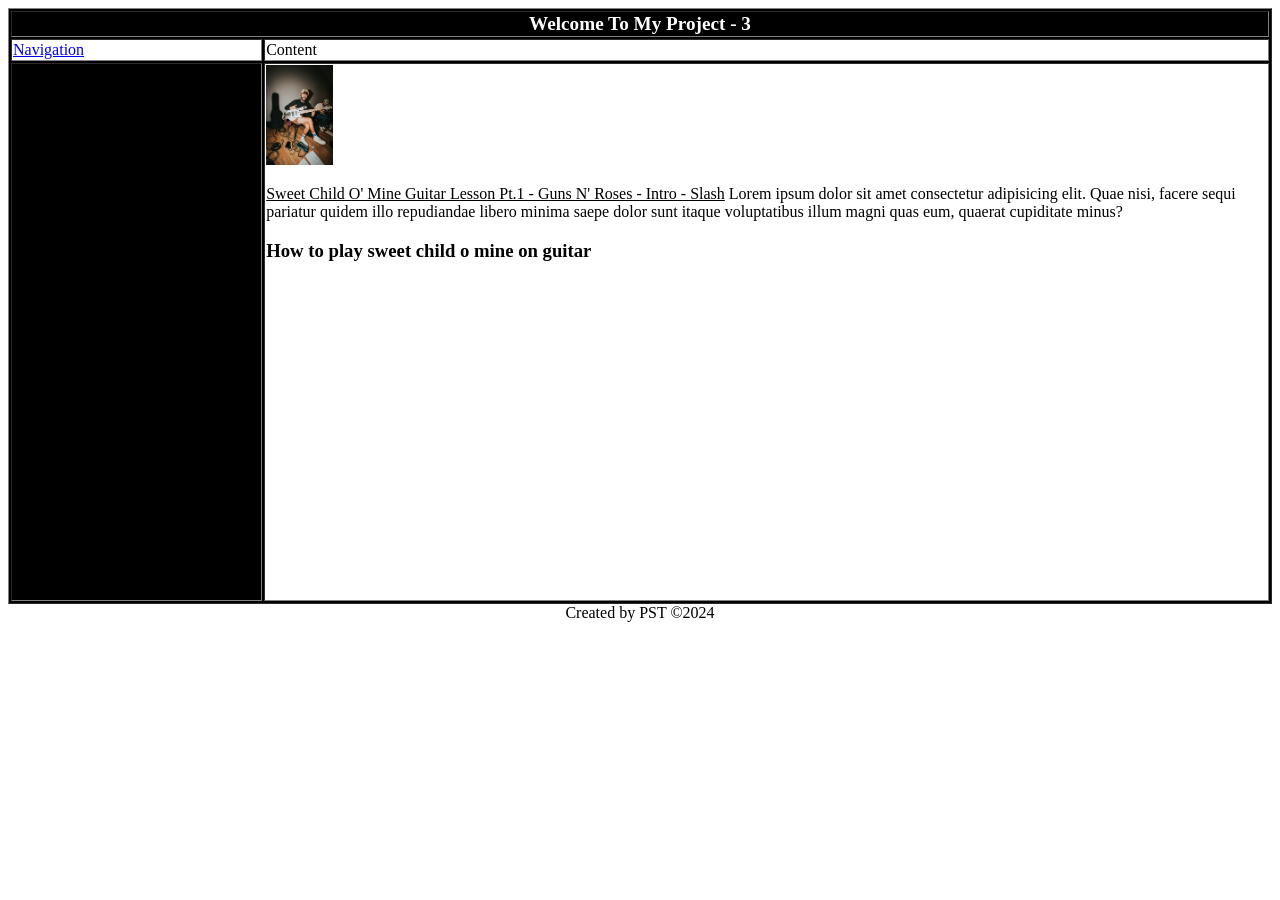
<file: Project_3/index.html>
<!DOCTYPE html>
<html>
<head>
    <title>Project 3</title>
    <style>
        table
        {
            background: black;
            color: white;
        }
        th
        {
            font-size: larger;
        }
        .Nav
        {
            background: white;
            color: black;
        }
        .content
        {
            background: white;
            color: black;
        }
    </style>
    <link rel="shortcut icon" href="Images/guitar-icon-png-30.png" type="image/png">
</head>
<body>
    <table border="1" width="100%" >
        <th  colspan="2">Welcome To My Project - 3</th>
        <tr class="Nav">
            <td width="20%"><a href="index1.html">Navigation</a></td>
            <td>Content</td>
        </tr>
        <tr>
            <td></td>
            <td class="content">
                <img src="Images/project_2.jpg" alt="Error Images" height="100px">
                <p> <span style="text-decoration: underline;">Sweet Child O' Mine Guitar Lesson Pt.1 - Guns N' Roses - Intro - Slash</span>
                    Lorem ipsum dolor sit amet consectetur adipisicing elit. Quae nisi,
                    facere sequi pariatur quidem illo repudiandae libero minima saepe 
                    dolor sunt itaque voluptatibus illum magni quas eum, quaerat cupiditate minus?</p>
                    <h3>How to play sweet child o mine on guitar</h3>
                    <iframe width="560" height="315" src="https://www.youtube.com/embed/iWxMMWOmkNQ?si=D94VI8YCMOcCUGZ_" title="YouTube video player" 
                    frameborder="0" allowfullscreen></iframe>
            </td>
        </tr>
        <!-- <tfoot>&copy;2024</tfoot> -->
    </table>
    <footer><center>Created by PST &copy;2024</center></footer>
</body>
</html>
</file>
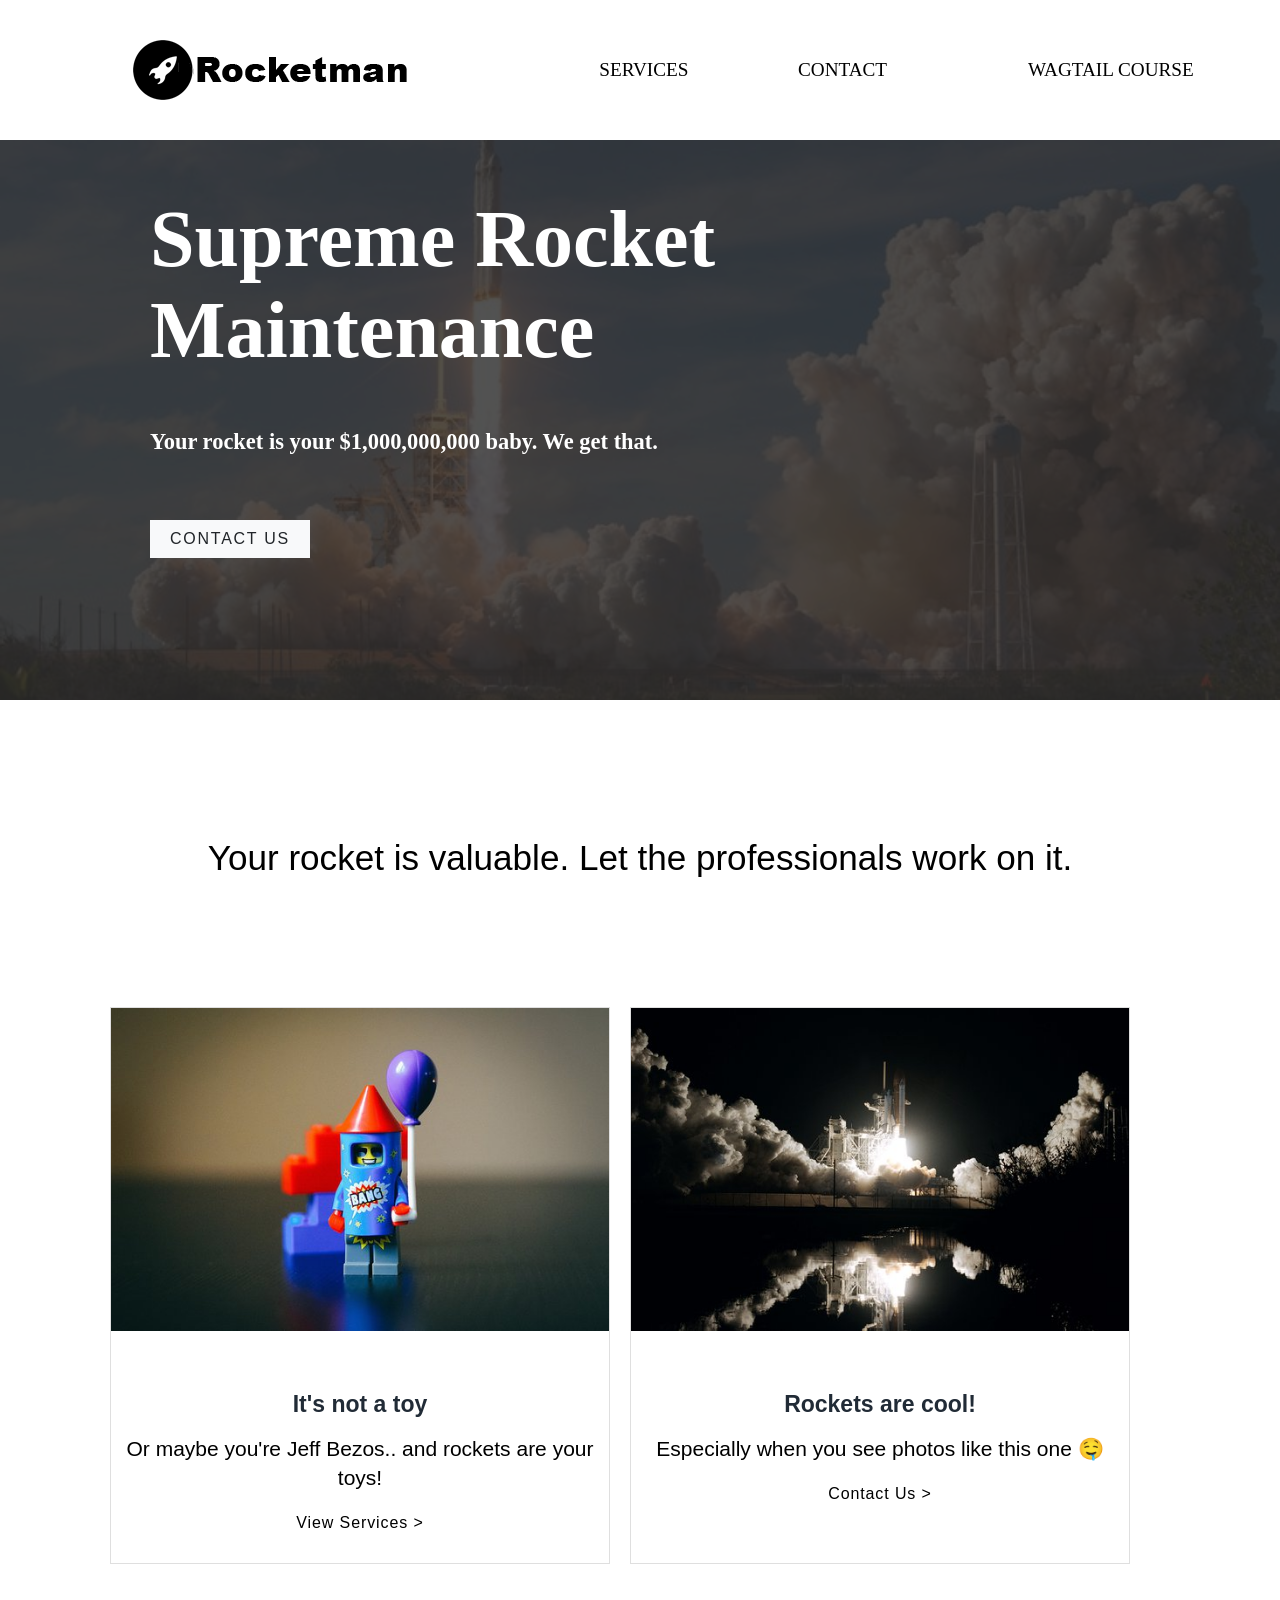
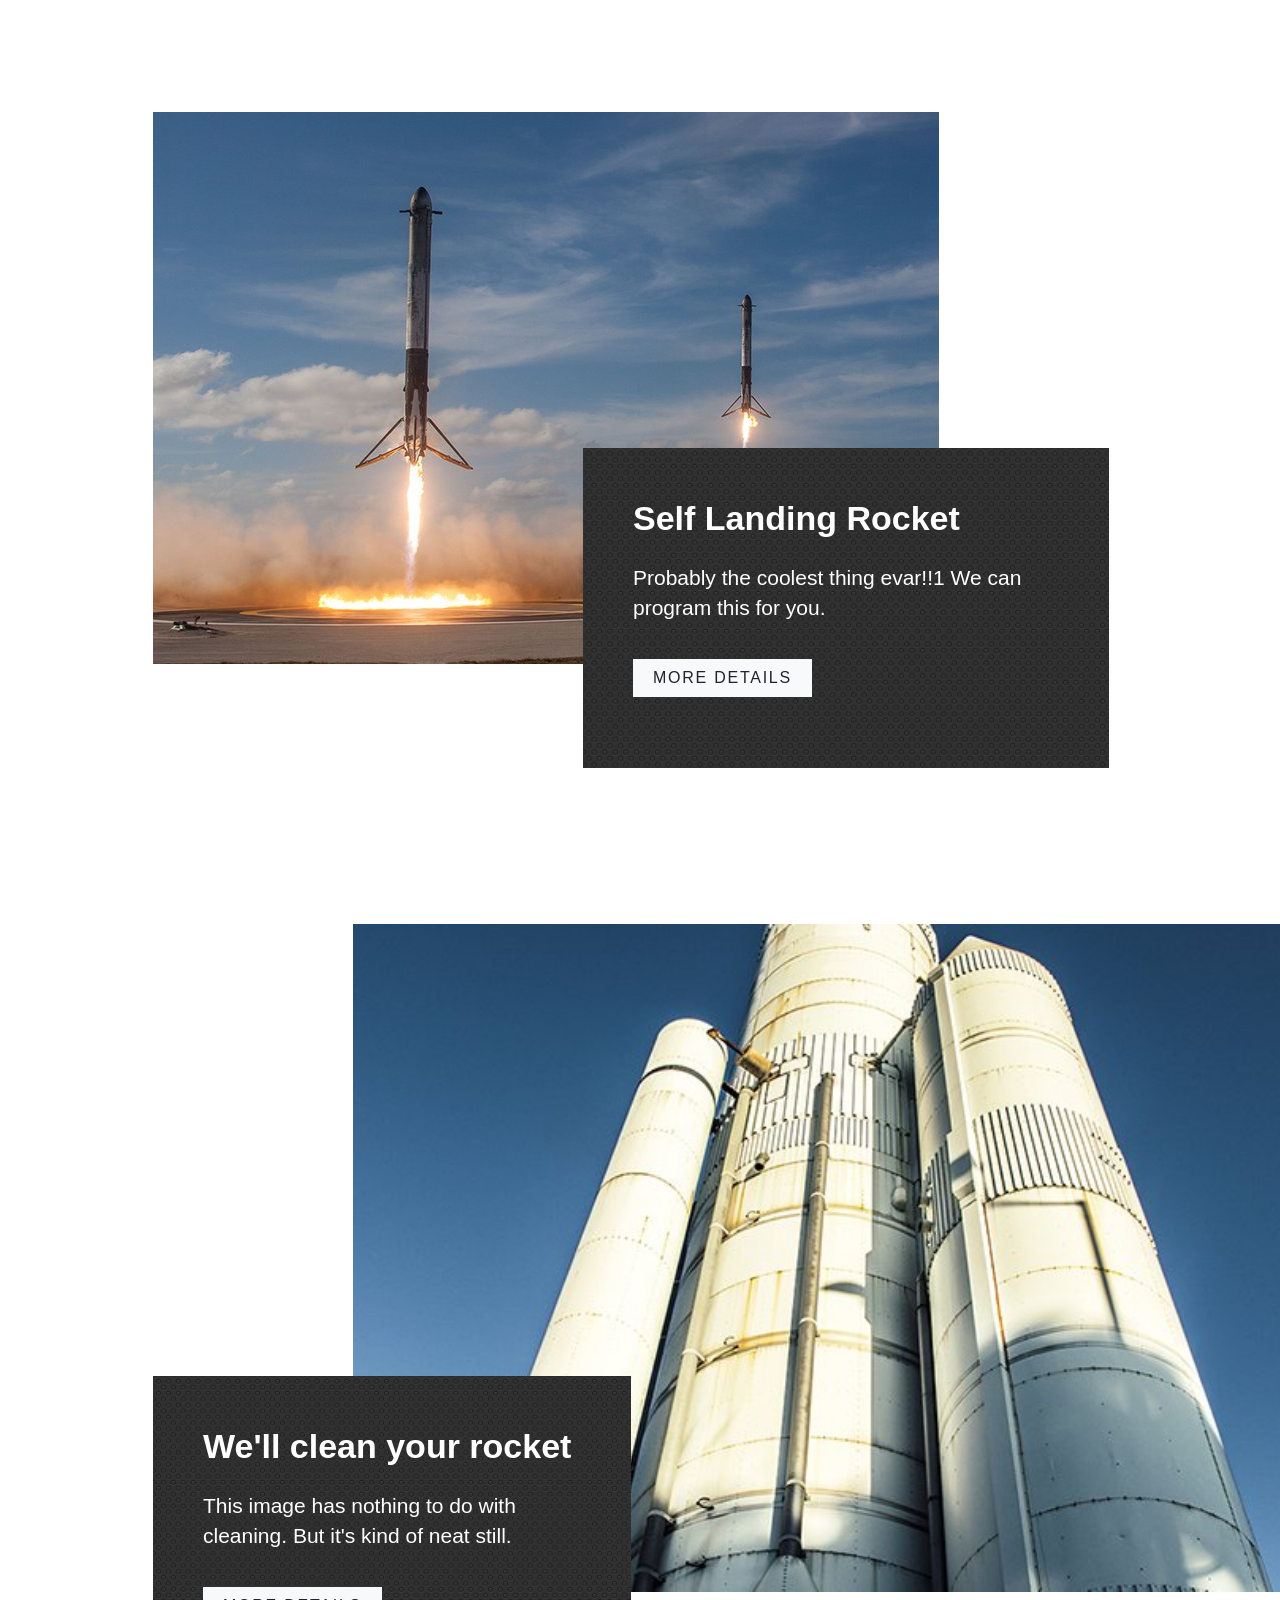
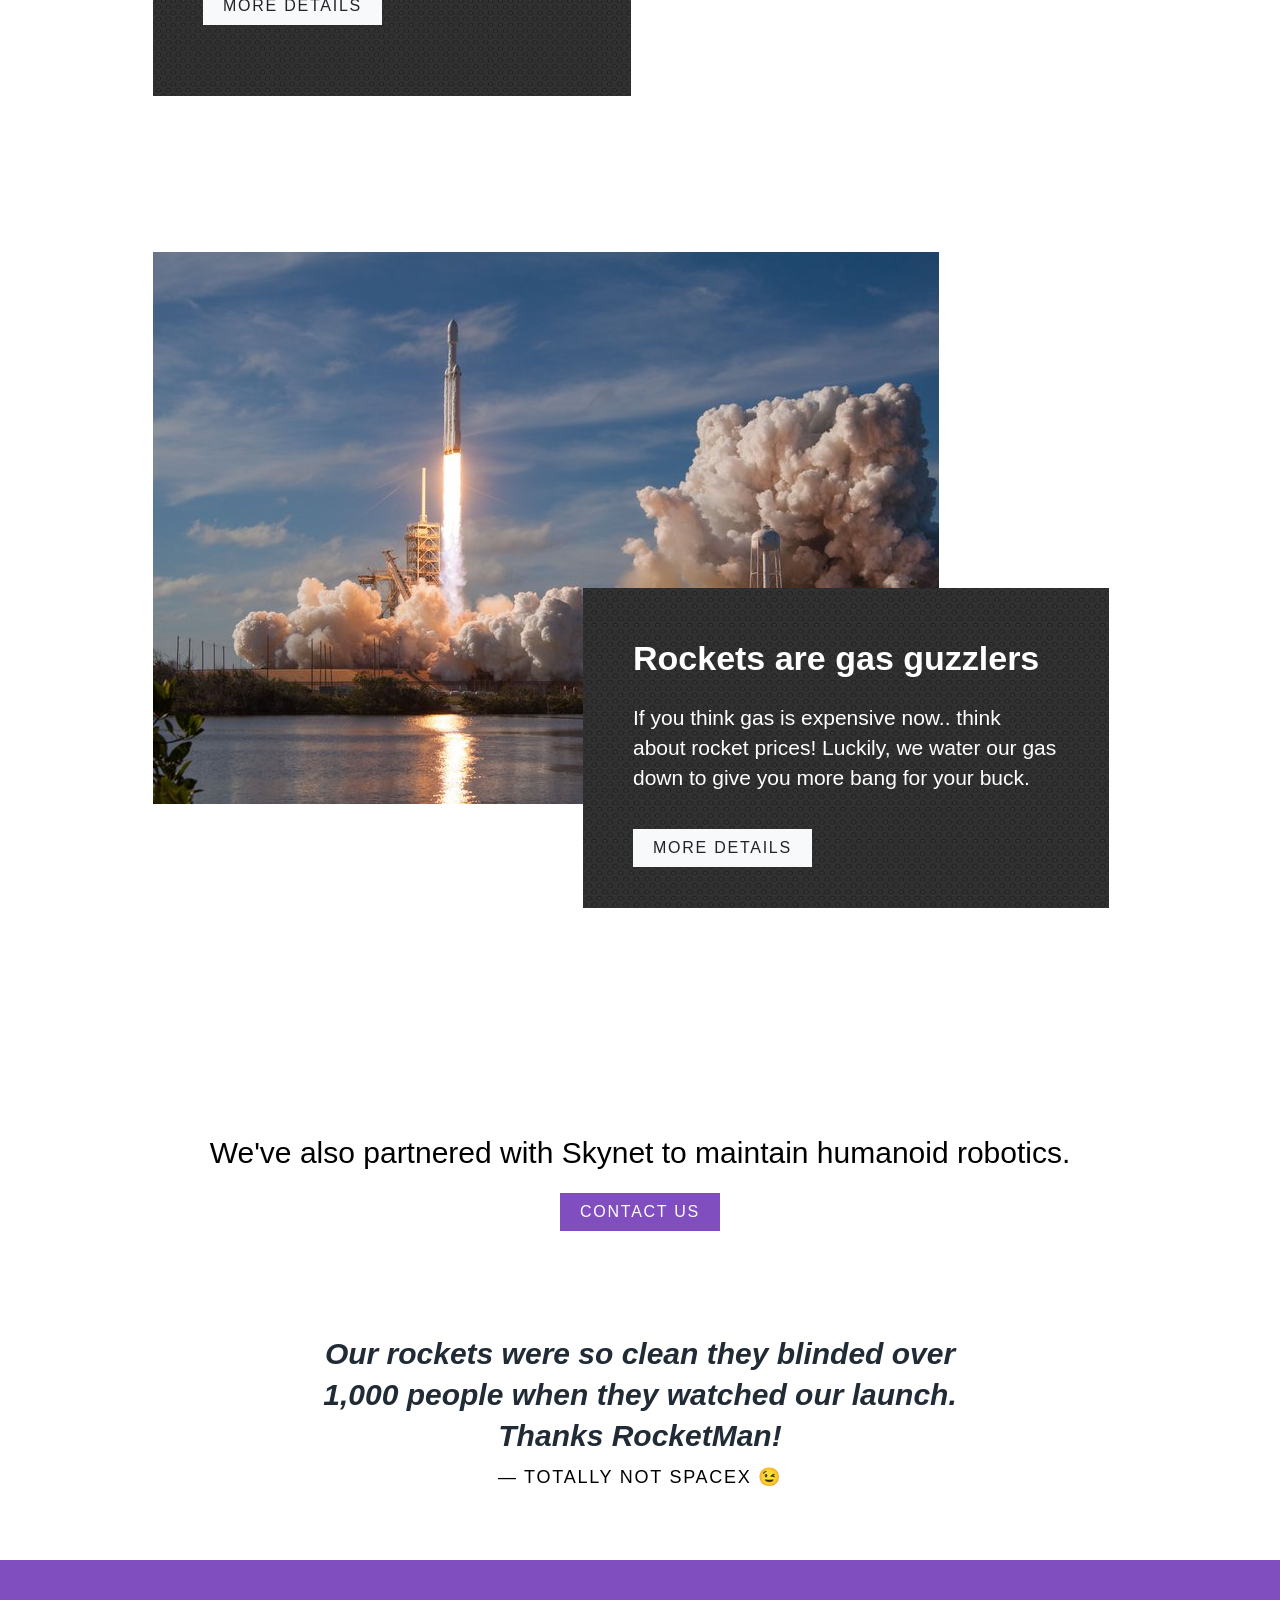
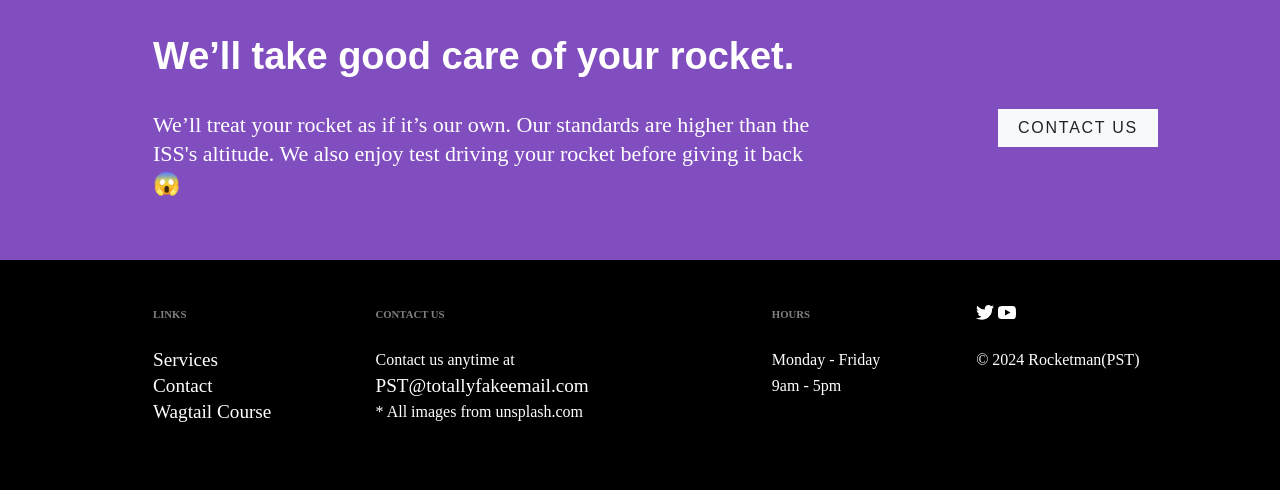
<file: Project_4/index.html>
<!DOCTYPE html>
<html>
<head>
    <title>Supreme Rocket Maintenance - RocketMan</title>
    <link rel="shortcut icon" href="images/favicon-32x32.png" type="image/png">
    <link rel="stylesheet" href="CSS/style1.css">
</head>
<body>
    <table class="full-width-table">
        <tr style="height: 140px;">
            <td colspan="3">
                <a href="#"><img src="images/rocket_logo.png" alt="RocketMan" class="logo"></a>
            </td>
            <td><a href="#">SERVICES</a></td>
            <td><a href="#">CONTACT</a></td>
            <td colspan="2"><a href="#">WAGTAIL COURSE</a></td>
        </tr>
        <tr class="photo-row">
            <td colspan="7">
                <div id="box">
                    <img src="images/rocket-1.jpg" alt="Rocket Cover Photo" style="opacity: 0.7; " >
                    <div class="overlay">
                        <div class="contectbox">
                            <h1 class="body_text_decoration">Supreme Rocket Maintenance</h1>
                            <h3 class="body_text_decoration">Your rocket is your $1,000,000,000 baby. We get that.</h3>
                            <br>
                            <button type="button" class="but_contact_us">CONTACT US</button>
                        </div>
                    </div>
                </div>
            </td>
        </tr>
    </table>

    <div class="main">
        <div class="card_Block">
            <h3>Your rocket is valuable. Let the professionals work on it.</h3>
            <div class="card_part">
                <div class="card">
                    <a href="#">
                        <img src="images/rocket-4.jpg" alt="Rocket Image - 4">
                    </a>
                    <div class="card_body">
                        <a href="#">
                            <h5 class="card_title">It's not a toy</h5>
                            <p class="card_text">Or maybe you're Jeff Bezos.. and rockets are your toys!</p>
                        </a>
                        <p class="card_body_p2"><a href="#">View Services ></a></p>
                    </div>
                </div>
                <div class="card">
                    <a href="#">
                        <img src="images/rocket-5.jpg" alt="Rocket Image - 5">
                    </a>
                    <div class="card_body">
                        <a href="#">
                            <h5 class="card_title">Rockets are cool!</h5>
                            <p class="card_text">Especially when you see photos like this one 🤤</p>
                        </a>
                        <p class="card_body_p2"><a href="#">Contact Us ></a></p>
                    </div>
                </div>
            </div>
        </div>
    
        <div class="rocket1">
            <table class="rocket_table">
                <tr>
                    <td>
                        <div class="rocket1_photo">
                            <a href="#">
                                <img src="images/rocket-3.jpg" alt="Rocket-3 Image">
                            </a>
                            <div class="grey_box">
                                <h3>Self Landing Rocket</h3>
                                <p>Probably the coolest thing evar!!1 We can program this for you.</p>
                                <button type="button" class="but_contact_us">More Details</button>
                            </div>
                        </div>
                    </td>
                </tr>
            </table>
        </div>
    
        <div class="rocket2">
            <table class="rocket_table">
                <tr>
                    <td>
                        <div class="rocket2_photo">
                            <a href="#">
                                <img src="images/rocket-2.jpg" alt="Rocket-2 Image">
                            </a>
                            <div class="grey_box">
                                <h3>We'll clean your rocket</h3>
                                <p>This image has nothing to do with cleaning. But it's kind of neat still.</p>
                                <button type="button" class="but_contact_us">More Details</button>
                            </div>
                        </div>
                    </td>
                </tr>
            </table>
        </div>
    
        <div class="rocket3">
            <table class="rocket_table">
                <tr>
                    <td>
                        <div class="rocket1_photo">
                            <a href="#">
                                <img src="images/rocket-1.jpg" alt="Rocket-1 Image">
                            </a>
                            <div class="grey_box">
                                <h3>Rockets are gas guzzlers</h3>
                                <p>If you think gas is expensive now.. think about rocket prices! Luckily, we water our gas down to give you more bang for your buck.</p>
                                <button type="button" class="but_contact_us">More Details</button>
                            </div>
                        </div>
                    </td>
                </tr>
            </table>
        </div>

        <div class="callToActionBlock">
            <div>
                <h3>We've also partnered with Skynet to maintain humanoid robotics.</h3>
                <button type="button" class="btnCallToActionBlock">CONTACT US</button>
            </div>
        </div>

        <div class="testimonial">
            <h3>
                Our rockets were so clean they blinded over 1,000 people when they watched our launch. Thanks RocketMan!
            </h3>
            <p>
                — Totally not SpaceX 😉
            </p>
        </div>

    </div>

    <div class="purple_box">
        <table>
            <tr>
                <td><h4>We’ll take good care of your rocket.</h4></td>
                <td></td>
            </tr>
            <tr>
                <td>
                    <p> We’ll treat your rocket as if it’s our own. Our standards are higher than the 
                        <br> ISS's altitude. We also enjoy test driving your rocket before giving it back <br>😱</p>
                </td>
                <td style="padding-top: 0;"><button type="button" class="but_contact_us">CONTACT US</button></td>
            </tr>
        </table>
    </div>

    <footer>
        <table class="footer-table">
            <tr>
                <td><h6>LINKS</h6></td>
                <td><h6>CONTACT US</h6></td>
                <td><h6>HOURS</h6></td>
                <td>
                    <a href="#"><img src="images/twitter_icon.svg" alt="Twitter_icon"></a>
                    <a href="#"><img src="images/youtube_icon.svg" alt="Youtube_icon"></a>
                </td>
            </tr>
            <tr>
                <td><a href="#">Services</a></td>
                <td>Contact us anytime at</td>
                <td>Monday - Friday</td>
                <td>&copy; 2024 Rocketman(PST)</td>
            </tr>
            <tr>
                <td><a href="#">Contact</a></td>
                <td><a href="#">PST@totallyfakeemail.com</a></td>
                <td>9am - 5pm</td>
                <td></td>
            </tr>
            <tr>
                <td><a href="#">Wagtail Course</a></td>
                <td>* All images from unsplash.com</td>
                <td></td>
                <td></td>
            </tr>
        </table>
    </footer>
</body>
</html>
</file>
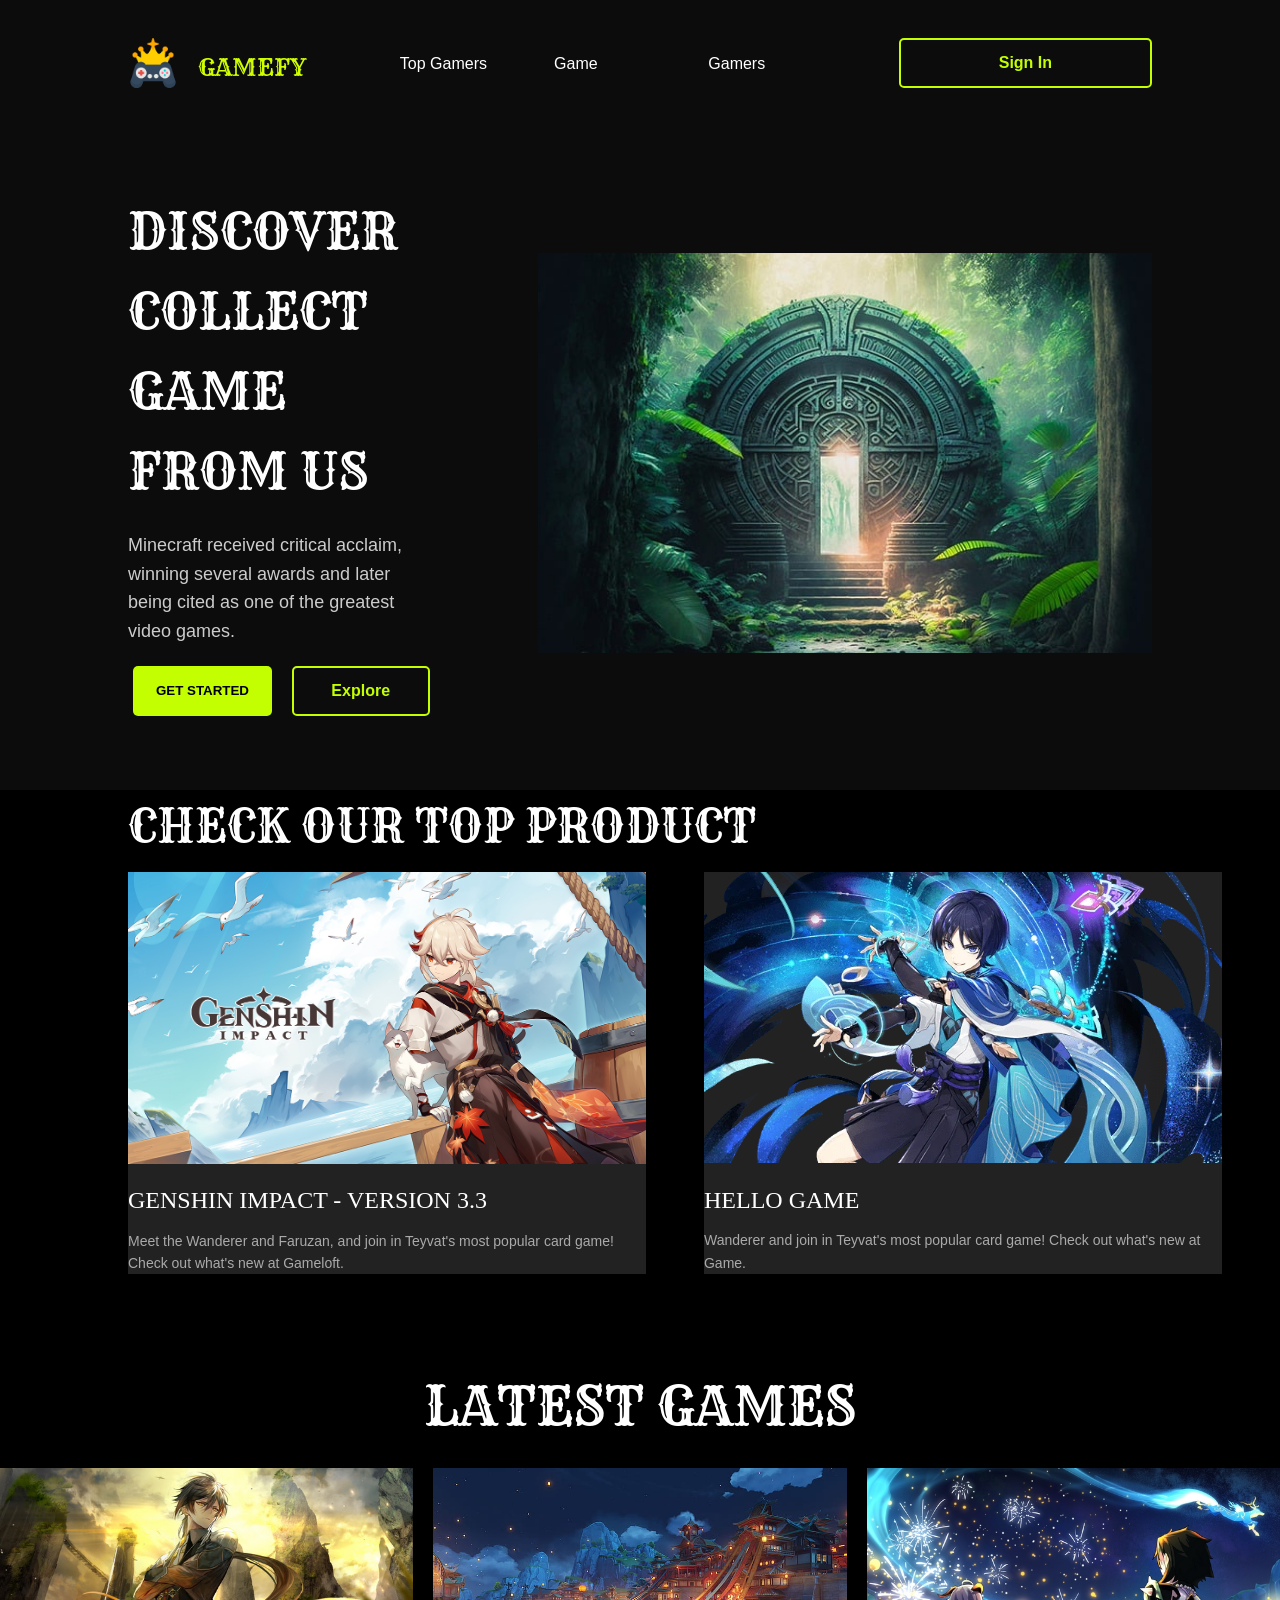
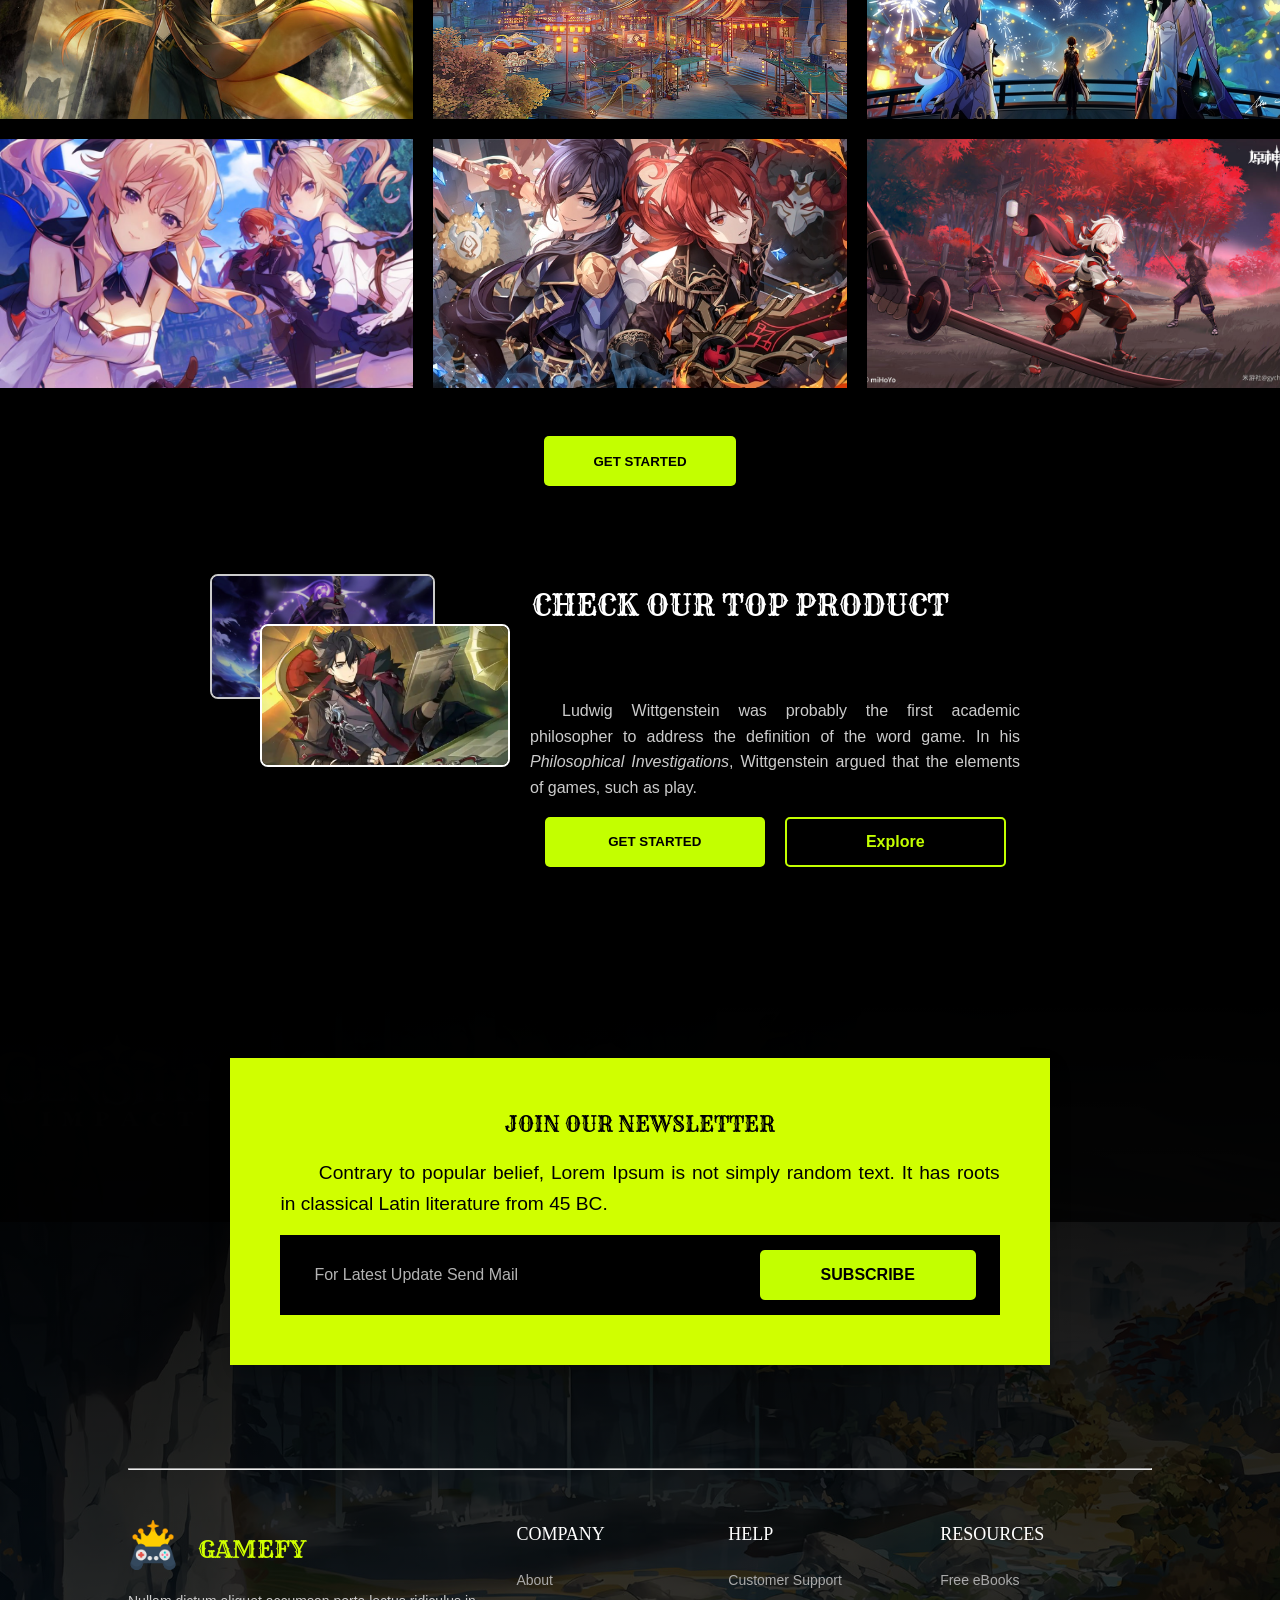
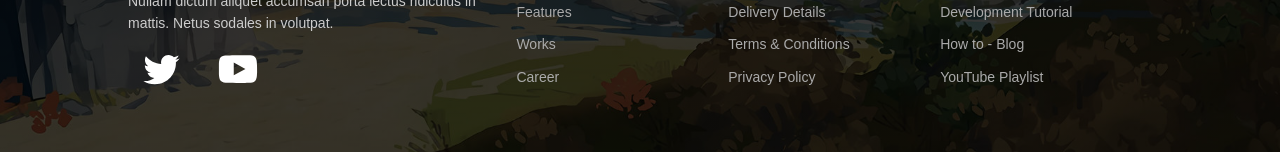
<file: Project_5/Index.html>
<!DOCTYPE html>
<html lang="en">
<head>
    <meta charset="UTF-8">
    <meta name="viewport" content="width=device-width, initial-scale=1.0">
    <link rel="shortcut icon" href="images/console.png" type="image/png">
    <link rel="preconnect" href="https://fonts.googleapis.com">
    <link rel="preconnect" href="https://fonts.gstatic.com" crossorigin>
    <link href="https://fonts.googleapis.com/css2?family=Rye&display=swap" rel="stylesheet">
    <title>GAMEFY</title>
    <link rel="stylesheet" href="Css/Style.css">
</head>
<body>
    <header class="header">
        <div class="logo">
            <img src="Images/championship-award.png" alt="Console">
            <span>GAMEFY</span>
            
        </div>
        <nav class="nav">
            <a href="#">Top Gamers</a>
            <a href="#">Game</a>
            <a href="#">Gamers</a>
        </nav>
        <button class="sign-in">Sign In</button>
    </header>

    <section class="hero">
        <div class="hero-content">
            <h1>Discover Collect Game From Us</h1>
            <p>Minecraft received critical acclaim, winning several awards and later being cited as one of the greatest video games.</p>
            <div class="buttons">
                <button class="btn">Get Started</button>
                <button class="sign-in">Explore</button>
            </div>
        </div>
        <div class="hero-image"><img src="Images/portal.jpg" alt="Portal"></div>
    </section>

    <section class="top-product">
        <h2>Check Our Top Product</h2>
        <div class="product-container">
            <div class="product-card">
                <div class="product-image"><img src="Images/genshin_images.jpg" alt="genshin_images"></div>
                <h3>Genshin Impact - Version 3.3</h3>
                <p>Meet the Wanderer and Faruzan, and join in Teyvat's most popular card game! Check out what's new at Gameloft.</p>
            </div>
            <div class="product-card">
                <div class="product-image"><img src="Images/wander.webp" alt="Wander"></div>
                <h3>Hello Game</h3>
                <p>Wanderer and join in Teyvat's most popular card game! Check out what's new at Game.</p>
            </div>
        </div>
    </section>

    <section class="latest-games">
        <h2>Latest Games</h2>
        <div class="games-grid">
            <div class="game-card"><img src="Images/pic_1.jpg" alt="Genshin"></div>
            <div class="game-card"><img src="Images/P_2.jpg" alt="Genshin"></div>
            <div class="game-card"><img src="Images/p_3.jpg" alt="Genshin"></div>
            <div class="game-card"><img src="Images/p_4.jpg" alt="Genshin"></div>
            <div class="game-card"><img src="Images/p_5.jpg" alt="Genshin"></div>
            <div class="game-card"><img src="Images/p_6.jpg" alt="Genshin"></div>
        </div>
        <button class="btn">Get Started</button>
    </section>

    <section class="top-product-alt">
        <div class="product-card-alt">
            <h2>Check Our Top Product</h2>
            <div class="product-content">
                <div class="product-image-alt">
                    <img src="Images/p_top_product.webp" alt="Top Product" class="img-primary">
                    <img src="Images/p_top_product_2.webp" alt="Top Product 2" class="img-secondary">
                </div>
                <div class="product-details">
                    <p>
                        Ludwig Wittgenstein was probably the first academic philosopher to address the definition of the word game. 
                        In his <em>Philosophical Investigations</em>, Wittgenstein argued that the elements of games, such as play.
                    </p>
                    <div class="buttons">
                        <button class="btn">Get Started</button>
                        <button class="sign-in">Explore</button>
                    </div>
                </div>
            </div>
        </div>
    </section>

    <footer class="footer">
        <div class="newsletter">
            <div class="newsletter_fixed">
                <h2>Join Our Newsletter</h2>
                <p>Contrary to popular belief, Lorem Ipsum is not simply random text. It has roots in classical Latin literature from 45 BC.</p>
                <div class="newsletter-signup">
                    <input type="email" placeholder="For Latest Update Send Mail">
                    <button class="btn">Subscribe</button>
                </div>
            </div>
        </div>

        <hr>
        <div class="footer-brand" >
            <div class="brand_fixed">
                <div class="logo">
                    <img src="Images/championship-award.png" alt="Logo Placeholder">
                    <span>GAMEFY</span>
                </div>
                <div class="logo_content">
                    <p>Nullam dictum aliquet accumsan porta lectus ridiculus in mattis. Netus sodales in volutpat.</p>
                    <div class="footer-socials">
                            <a href="#"><img src="Images/twitter_icon.svg" alt="Twitter Placeholder"></a>
                            <a href="#"><img src="Images/youtube_icon.svg" alt="YouTube Placeholder"></a>
                    </div>
                </div>
            </div>

            <div class="footer-links">
                <div class="column">
                    <h3>Company</h3>
                    <a href="#">About</a>
                    <a href="#">Features</a>
                    <a href="#">Works</a>
                    <a href="#">Career</a>
                </div>
                <div class="column">
                    <h3>Help</h3>
                    <a href="#">Customer Support</a>
                    <a href="#">Delivery Details</a>
                    <a href="#">Terms & Conditions</a>
                    <a href="#">Privacy Policy</a>
                </div>
                <div class="column">
                    <h3>Resources</h3>
                    <a href="#">Free eBooks</a>
                    <a href="#">Development Tutorial</a>
                    <a href="#">How to - Blog</a>
                    <a href="#">YouTube Playlist</a>
                </div>
            </div>
        </div>

    </footer>
</body>
</html>
</file>
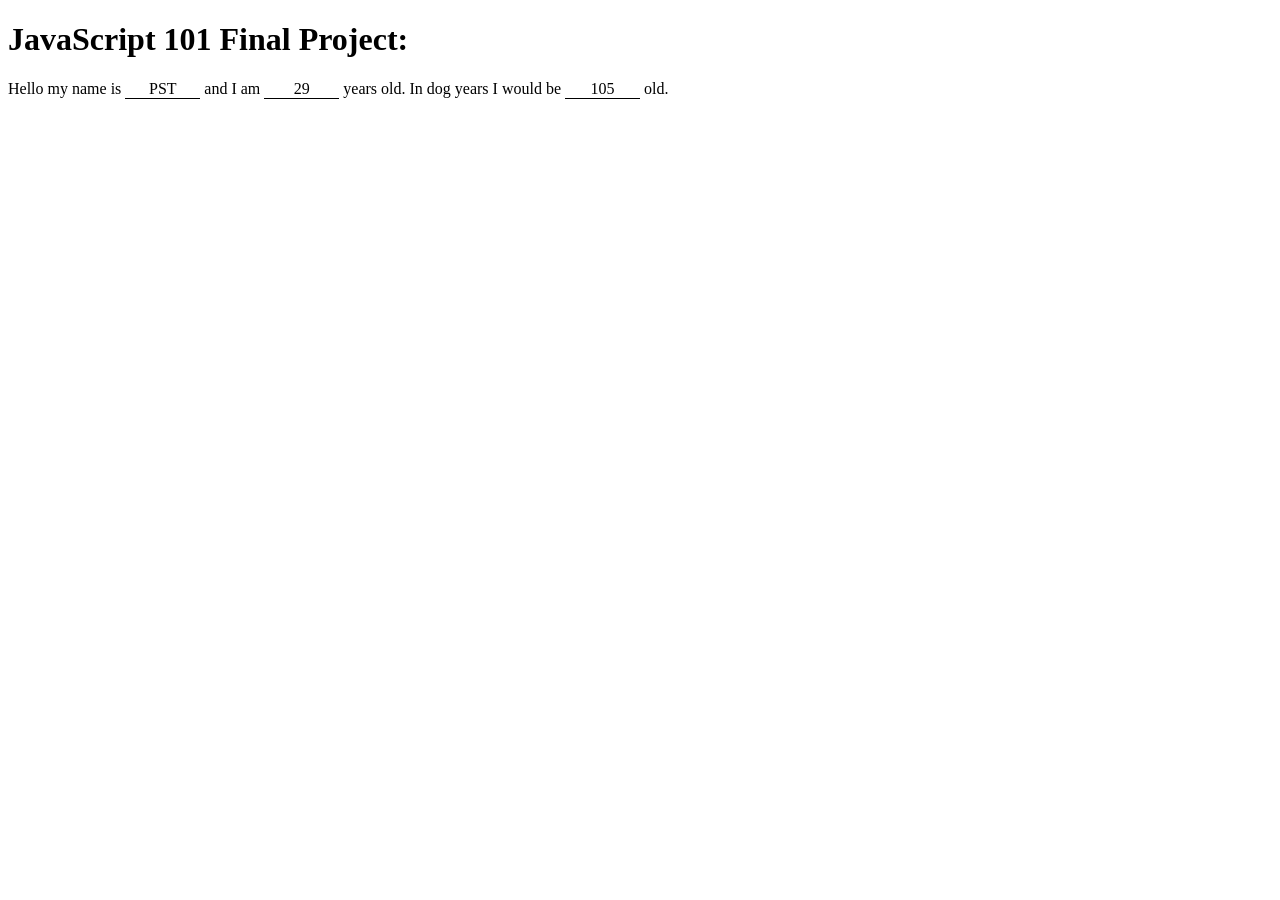
<file: Project_6/index.html>
<!DOCTYPE html>
<html lang="en">
<head>
    <meta charset="UTF-8">
    <meta name="viewport" content="width=device-width, initial-scale=1.0">
    <title>Document</title>
    <link rel="stylesheet" href="CSS/style.css">
</head>
<body>
    <!-- <ol>
        <li>this is item 1</li>
        <li>this is item 2</li>
        <li>this is item 3</li>
    </ol> -->

    <h1>JavaScript 101 Final Project:</h1>

    Hello my name is <span id="name" class="fake-input"></span>
    and I am <span id="age" class="fake-input"></span> years old. 
    In dog years I would be <span id="dogyears" class="fake-input"></span> old.


    <script src="Js/script.js"></script>
</body>
</html>
</file>
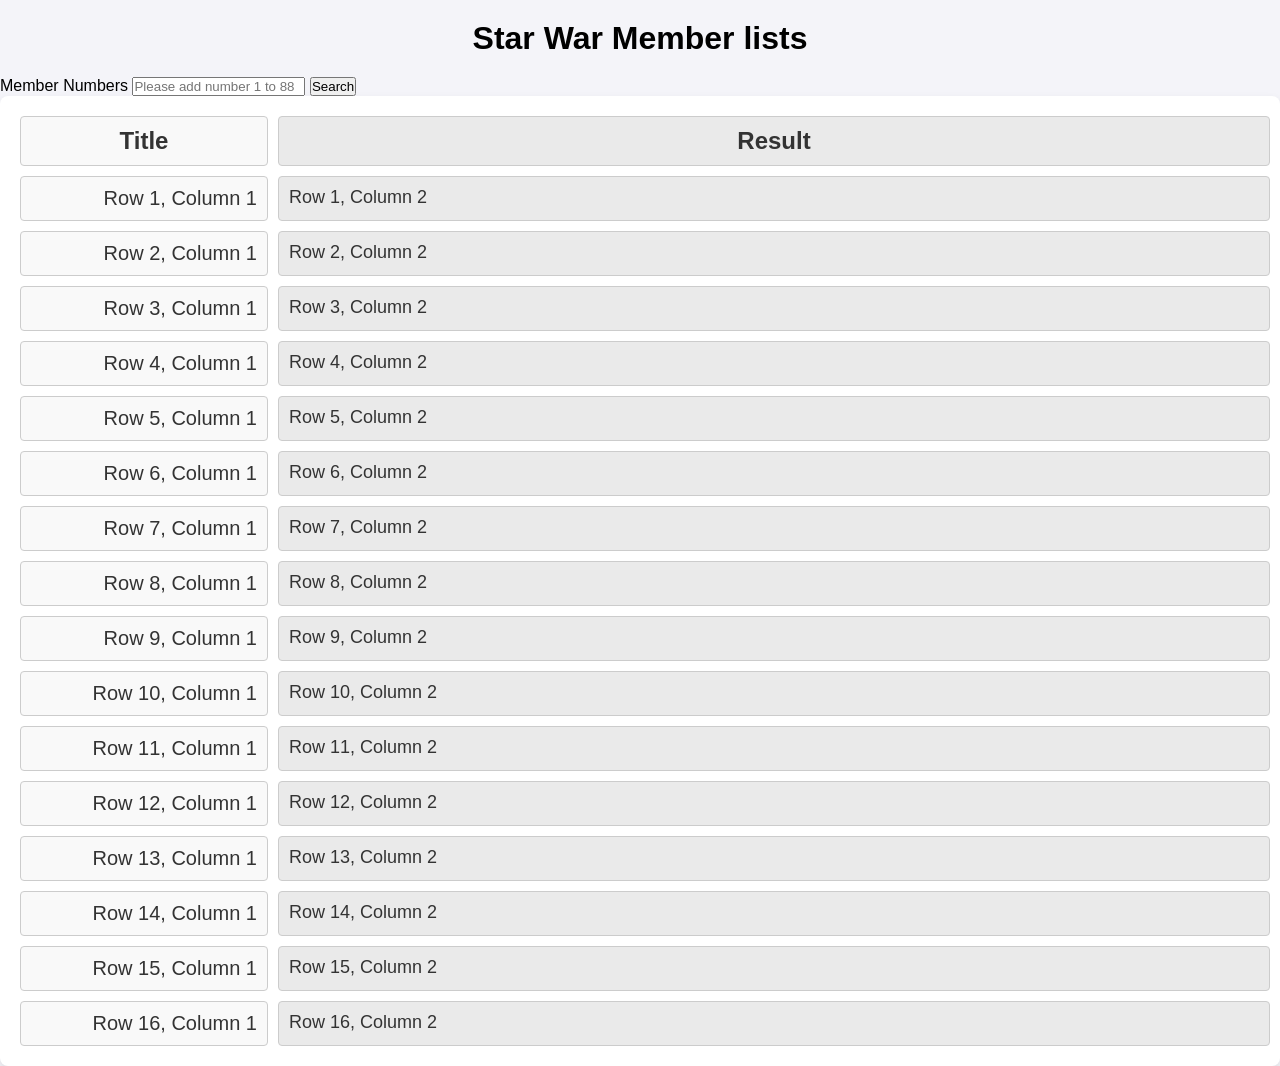
<file: Project_7/Index.html>
<!DOCTYPE html>
<html lang="en">
<head>
    <meta charset="UTF-8">
    <meta name="viewport" content="width=device-width, initial-scale=1.0">
    <title>Document</title>
    <link rel="stylesheet" href="CSS/style.css">
</head>
<body>

    <h1>Star War Member lists</h1>
    <label for="lblNumbers">Member Numbers</label>
    <input type="text" id="txt" class="txt" placeholder="Please add number 1 to 88">
    <input type="button" value="Search" id="btn" class="btn">

    <div class="grid-container">
        <!-- Header -->
        <div class="grid-item header">Title</div>
        <div class="grid-item header">Result</div>
        <!-- API Star War -->
        <div class="grid-item title Row1" id="R1C1">Row 1, Column 1</div>
        <div class="grid-item result Row1" id="R1C2">Row 1, Column 2</div>
        
        <div class="grid-item title Row2" id="R2C1">Row 2, Column 1</div>
        <div class="grid-item result Row2" id="R2C2">Row 2, Column 2</div>

        <div class="grid-item title Row3" id="R3C1">Row 3, Column 1</div>
        <div class="grid-item result Row3" id="R3C2">Row 3, Column 2</div>

        <div class="grid-item title Row4" id="R4C1">Row 4, Column 1</div>
        <div class="grid-item result Row4" id="R4C2">Row 4, Column 2</div>

        <div class="grid-item title Row5" id="R5C1">Row 5, Column 1</div>
        <div class="grid-item result Row5" id="R5C2">Row 5, Column 2</div>

        <div class="grid-item title Row6" id="R6C1">Row 6, Column 1</div>
        <div class="grid-item result Row6" id="R6C2">Row 6, Column 2</div>

        <div class="grid-item title Row7" id="R7C1">Row 7, Column 1</div>
        <div class="grid-item result Row7" id="R7C2">Row 7, Column 2</div>
        
        <div class="grid-item title Row8" id="R8C1">Row 8, Column 1</div>
        <div class="grid-item result Row8" id="R8C2">Row 8, Column 2</div>

        <div class="grid-item title Row9" id="R9C1">Row 9, Column 1</div>
        <div class="grid-item result Row9" id="R9C2">Row 9, Column 2</div>

        <div class="grid-item title Row10" id="R10C1">Row 10, Column 1</div>
        <div class="grid-item result Row10" id="R10C2">Row 10, Column 2</div>

        <div class="grid-item title Row11" id="R11C1">Row 11, Column 1</div>
        <div class="grid-item result Row11" id="R11C2">Row 11, Column 2</div>

        <div class="grid-item title Row12" id="R12C1">Row 12, Column 1</div>
        <div class="grid-item result Row12" id="R12C2">Row 12, Column 2</div>

        <div class="grid-item title Row13" id="R13C1">Row 13, Column 1</div>
        <div class="grid-item result Row13" id="R13C2">Row 13, Column 2</div>

        <div class="grid-item title Row14" id="R14C1">Row 14, Column 1</div>
        <div class="grid-item result Row14" id="R14C2">Row 14, Column 2</div>

        <div class="grid-item title Row15" id="R15C1">Row 15, Column 1</div>
        <div class="grid-item result Row15" id="R15C2">Row 15, Column 2</div>

        <div class="grid-item title Row16" id="R16C1">Row 16, Column 1</div>
        <div class="grid-item result Row16" id="R16C2">Row 16, Column 2</div>
    </div>


    
    <script src="JS/script.js"></script>
</body>
</html>
</file>
<file: Project_4/CSS/style1.css>
* {
    box-sizing: border-box;
}
body {
    background: white;
    color: black;
    margin: 0;
    padding: 0;
    width: 100%;
}

/* ------------------------ Nav and Home Page Start----------------------------------- */
.full-width-table { 
    width: 100%; 
    border-collapse: collapse; 
}

.full-width-table td {
    /* border: 1px solid #ccc;  */
    padding: 10px; 
    text-align: center;
    font-size: larger;
}

.logo {
    display: block;
    margin: 0 auto;
}

a {
    text-decoration: none;
    color: black;
}

.photo-row { 
    height: 560px; /* Adjust as needed */ 
    position: relative; 
} 

.photo-row .fixed-photo { 
    position: relative; 
    width: 100%; 
    height: 100%; 
    overflow: hidden; 
} 

.photo-row img { 
    width: 100%; 
    height: 100%; 
    object-fit: cover; 
    position: absolute; 
    top: 0; 
    left: 0;
    opacity: 0.7; 
    z-index: -1;
    filter: brightness(50%); /* Darken the image */
}

.overlay { 
    position: absolute; 
    top: 0; 
    left: 0; 
    width: 100%; 
    height: 100%; 
    background: rgba(0, 0, 0, 0.5); /* Dark overlay for better text visibility */ 
    z-index: 0; 
}

#box { 
    text-align: center; 
    margin-top: 20px;
}

h1 {
    font-size: 80px;
}

.body_text_decoration {
    /* display: inline-block; */
    /* margin: 100px 500px 0 100px; */
    text-align: left;
    color: white;
}

.contectbox {
    /* border: 1px solid red; for test the condition */
    width: 50%;
    height: 560px;
    margin-left: 150px;
    text-align: left;
}

.but_contact_us {
    display: inline-block; /* Ensure the button is a block element */
    text-align: center; /* Align button text to the left */ 
    margin-top: 20px; 
    padding: 10px 20px;  /* Adjust padding for size */
    vertical-align: middle;
    color: #212529;
    background-color: #f8f9fa;
    border-color: #f8f9fa;
    user-select: none;
    font-size: 16px;  /* Font size */
    font-weight: 500;
    text-transform: uppercase;  /* Text transformation */
    border: 0 solid transparent;
    letter-spacing: 1.75px;
    cursor: pointer;  /* Pointer cursor on hover */
    transition: background 0.3s, color 0.3s; /* Smooth transition for hover effect */
}

.but_contact_us:hover {
    background-color: #f8f9fac8;
    text-decoration: none;
}

/* ------------------------ Nav and Home Page End----------------------------------- */


/* ------------------------ Card Block Start----------------------------------- */
.card_Block {
    background: white;
    color: black;
    font-family: proxima-nova, sans-serif;
    font-size: 30px;
    text-align: center;
    padding: 20px;
    margin-bottom: 115px;
}

.card_Block h3 {
    font-weight: 300;
    font-style: normal;
    line-height: 1.33;
    margin-top: 115px;
    margin-bottom: 115px;
}

.card_part {
    /* border: 1px solid red;  */
    display: flex; /* Use flexbox to arrange cards side by side */ 
    justify-content: center; /* Add spacing between the cards */ 
    flex-wrap: wrap; /* Allow wrapping for responsiveness */ 
    width: 100%; 
    box-sizing: border-box; 
    text-align: center;
    margin: 0 -20px;
}

.card { 
    background-color: #fff; 
    border: 1px solid rgba(0, 0, 0, .125); 
    border-radius: 0; 
    flex: 1 1 30%; /* Adjusts the width of each card to be smaller */ 
    max-width: 500px; /* Sets a maximum width for each card */
    margin: 10px; 
    display: flex; 
    flex-direction: column;
}

.card img { 
    width: 100%; 
    height: auto; 
} 

.card_body { 
    padding: 15px; 
    text-align: center;
}

.card_title {
    margin-bottom: .75rem;
    font-family: proxima-nova, sans-serif;
    font-weight: 800;
    font-style: normal;
    font-size: 23px;
    line-height: 1.21;
    color: #212b36;
}

.card_text {
    margin-top: 1rem;
    font-family: proxima-nova, -apple-system, BlinkMacSystemFont, 
    Segoe UI, Roboto, Helvetica Neue, Arial, Noto Sans, sans-serif, 
    Apple Color Emoji, Segoe UI Emoji, Segoe UI Symbol, Noto Color Emoji;
    font-style: normal;
    font-size: 21px;
    font-weight: 300;
    line-height: 1.38;
    letter-spacing: normal;
    color: #000;
}

.card_body_p2 { 
    margin-top: 10px; 
    font-size: 16px; 
    font-weight: 500; 
    letter-spacing: .89px; 
    color: #814ebf;
}
/* ------------------------ Card Block End----------------------------------- */

/* ------------------------ rocket1 Start----------------------------------- */

.rocket1, .rocket2, .rocket3 {
    width: 100%;
    display: flex;
    justify-content: center;
}

.rocket_table {
    width: 100%;
    vertical-align: top;
    position: relative; 
}

.rocket1_photo { 
    position: relative; 
    display: flex; 
    align-items: flex-end; 
    margin: 0 0 250px 150px;
    width: 75%;
}

.rocket2_photo {
    position: relative; 
    display: flex; 
    align-items: flex-end; 
    /* margin: -50px 0 200px 150px; */
    margin: 0 150px 250px 0;
    width: 75%;
}

.rocket1_photo img {
    width: 100%; 
}

.rocket2_photo img {
    width: 100%;
    margin-left: 350px;
}

.grey_box { 
    position: absolute; 
    bottom: 0; 
    right: 0; 
    padding: 50px;
    color: white;
    width: 55%;
    height: 320px;
    margin-bottom: -100px;
    background: url(../images/grey_screen.png); 
    background-size: cover; 
    z-index: 1;
}

.rocket2 .grey_box { 
    position: absolute; 
    bottom: 0; 
    left: 0; 
    padding: 50px;
    color: white;
    width: 50%;
    height: 320px;
    margin-bottom: -100px;
    margin-left: 150px;
    /* margin-bottom: 0px; */
    background: url(../images/grey_screen.png); 
    background-size: cover; 
    z-index: 1;
}

.grey_box h3 {
    font-family: proxima-nova, sans-serif;
    font-style: normal;
    font-weight: 800;
    font-size: 34px;
    margin-bottom: 1.5rem;
    line-height: 1.2;
    margin-top: 0;
}

.grey_box p {
    display: block;
    font-weight: 300;
    font-size: 21px;
    line-height: 1.43;
    font-family: proxima-nova, sans-serif;
    font-style: normal;
    margin: 0 0 1rem 0;
    text-align: left;
}

/* ------------------------ rocket1 End----------------------------------- */




/* ------------------------ callToActionBlock Start----------------------------------- */
.callToActionBlock {
    position: relative;
    width: 100%;
    padding: 0 17.5px;
    display: flex;
    flex-direction: column;
    align-items: center;
    text-align: center;
    margin: 4.5rem 0;
}

.callToActionBlock h3 {
    font-family: proxima-nova, sans-serif;
    font-size: 30px;
    font-weight: 300;
    line-height: 1.33;
    color: #000;
    margin: 0;
    /* text-align: center; */
}

.btnCallToActionBlock {
    color: #fff;
    background: #814ebf;
    border-color: #814ebf;
    border-radius: 0;
    display: inline-block;
    text-align: center;
    vertical-align: middle;
    margin-top: 20px; 
    padding: 10px 20px;
    user-select: none;
    font-family: proxima-nova, -apple-system, BlinkMacSystemFont, 
    Segoe UI, Roboto, Helvetica Neue, Arial, Noto Sans, sans-serif, 
    Apple Color Emoji, Segoe UI Emoji, Segoe UI Symbol, Noto Color Emoji;
    font-size: 16px;
    font-weight: 500;
    text-transform: uppercase;
    border: 0 solid transparent;
    letter-spacing: 1.75px;
    cursor: pointer;
    transition: background 0.3s, color 0.3s;
}

.btnCallToActionBlock:hover {
    background-color: #814ebfd6;
    text-decoration: none;
}
/* ------------------------ callToActionBlock End----------------------------------- */

/* ------------------------ testimonial Start----------------------------------- */
.testimonial {
    position: relative;
    width: 100%;
    padding-right: 17.5px;
    padding-left: 17.5px;
    display: flex; /* Use flexbox for centering */ 
    flex-direction: column; /* Arrange items in a column */ 
    align-items: center; /* Center items horizontally */ 
    text-align: center; /* Ensure text is centered */
    margin: 4.5rem 0;
}

.testimonial h3 {
    display: block;
    margin-block-start: 1em;
    margin-block-end: 1em;
    margin-inline-start: 0px;
    margin-inline-end: 0px;
    unicode-bidi: isolate;
    font-weight: 900;
    font-style: italic;
    line-height: 1.37;
    color: #212b36;
    font-family: proxima-nova, sans-serif;
    font-size: 30px;
    text-align: center;
    margin-bottom: 0;
    max-width: 700px; /* Adjust the width to control line breaks */
}

.testimonial p {
    display: block;
    font-family: proxima-nova, sans-serif;
    font-style: normal;
    font-weight: 500;
    font-size: 18px;
    letter-spacing: 1.75px;
    text-align: center;
    color: #000;
    text-transform: uppercase;
    margin-top: 10px;
    margin-bottom: 0;
}
/* ------------------------ testimonial End----------------------------------- */


/* ------------------------ Purple Box Start----------------------------------- */
.purple_box {
    /* border: 1px solid red; */
    background: #814EBF;
    color: white;
    width: 100%;
    align-items: center;
    /* border-collapse: collapse; */
    /* height: 250px; */
}

.purple_box table {
    padding: 0 0 10px 150px;
    width: 100%;
    height: 300px;
}

.purple_box td {
    width: 75%;
}

.purple_box h4 {
    font-weight: 800;
    font-size: 38px;
    font-family: proxima-nova, sans-serif;
    font-style: normal;
    margin-bottom: -15px; /* Adjust the gap between h4 and p */ 
}

.purple_box p {
    font-weight: 300;
    font-size: 22px;
    line-height: 1.33;
    margin-top: -5px; /* Adjust the gap between h4 and p */ 
}

.purple_box button {
    margin-top: -80px;
}
/* ------------------------ Purple Box End----------------------------------- */

/* ------------------------ Footer Start----------------------------------- */
footer {
    background: black;
    color: white;
    width: 100%;
    height: 230px; 
}

.footer-table {
    /* border: 1px solid red; */
    width: 100%;
    padding: 20px 0 30px 150px;
    /* margin: 20px 0px 0px 0px; */
    /* margin-left: 150px;
    margin-top: 20px; */
}

footer td h6 {
    opacity: 0.5;

}

footer td a {
    color: white;
    font-size: larger;
}
/* ------------------------ Footer End----------------------------------- */
</file>
<file: Project_5/Css/Style.css>
/* General */
* {
    box-sizing: border-box;
    text-decoration: none;
    margin: 0;
    padding: 0;
    width: 100%; 
}
/* body, h1, h2, h3, p, a, button {
    margin: 0;
    padding: 0;
    box-sizing: border-box;
} */
body {
    font-family: Arial, sans-serif;
    background-color: #0c0c0c;
    color: #fff;
    line-height: 1.6;
    font-size: 1rem; /* Base font size */
}
a {
    text-decoration: none;
    color: inherit;
}
h2, h3 {
    font-family: "Rye", serif;
    font-weight: 400;
    font-style: normal;
    text-transform: uppercase;
}

/* Header */
.header {
    display: flex;
    justify-content: space-between;
    align-items: center;
    padding: 3% 10%;
}
.logo {
    font-size: 1.5rem; /* 24px equivalent */
    color: #d0ff00;
    font-family: "Lilita One", serif;
    font-weight: 400;
    font-style: normal;
    position: relative;
    width: 40%;
    display: flex;
    justify-content: left;
    gap: 10px;
}
.logo img {
    width: 3.125rem; /* 50px equivalent */
    height: 3.125rem; /* 50px equivalent */
    position: relative;
    top: 0;
    left: 0;
}
.logo span {
    font-family: "Rye", serif;
    font-weight: 400;
    font-style: normal;
    text-transform: uppercase;
    font-size: 1.5rem; /* 24px equivalent */
    color: #d0ff00;
    position: relative;
    top: 10px;
    left: 10px;
}
.nav {
    display: flex;
    padding: 0% 5%;
    width: 100%;
    height: 100%;
}
.nav a {
    margin: 0 0.9375rem; /* 15px equivalent */
    font-size: 1rem; /* 16px equivalent */
    color: #fff;
}
.sign-in {
    border: 0.125rem solid #d0ff00; /* 2px equivalent */
    background-color: black;
    color: #d0ff00;
    font-weight: bold;
    border-radius: 5px;
    cursor: pointer;
    font-size: 1rem; /* 16px equivalent */
    /* font-family: "Lilita One", serif; */
    font-style: normal;
    width: 45%;
    height: 3.125rem; /* 50px equivalent */
    padding: 0.625rem 1.25rem; /* 10px 20px equivalent */
    font-family: 'Arial', sans-serif;
    transition: transform 0.2s ease, box-shadow 0.2s ease;
}

/* Hero Section */
.hero {
    display: flex;
    align-items: center;
    justify-content: space-between;
    padding: 5% 10%;
}
.hero-content {
    max-width: 40%;
    width: 30%;
}
.hero-content h1 {
    font-size: 3.125rem; /* 50px equivalent */
    margin-bottom: 1.25rem; /* 20px equivalent */
    color: #fff;
    font-family: "Rye", serif;
    font-weight: 400;
    font-style: normal;  
    text-transform: uppercase;
}
.hero-content p {
    font-size: 1.125rem; /* 18px equivalent */
    margin-bottom: 1.25rem; /* 20px equivalent */
    color: #ccc;
}

.hero-image {
    width: 60%;
    max-width: 60%;
    background-color: #333;
    height: 25rem; /* 400px equivalent */
}
.hero-image img {
    width: 100%;
    height: 100%; 
    object-fit: cover;
}

/* Top Product Section */
.top-product {
    text-align: center;
    background-color: #000;
    padding: 0% 0% 5% 10%;
}
.product-container {
    display: flex;
    flex-wrap: wrap;
    background: #000;
    gap: 5%;
}
.product-card {
    background-color: #222;
    width: 45%;
    text-align: left;
}
.top-product h2{
    margin: 0.625rem 0; /* 10px equivalent */
    font-size: 2.8125rem; /* 45px equivalent */
    text-align: start;
      
}
.product-card h3 {
    margin: 0.625rem 0; /* 10px equivalent */
    color: #fff;
    font-family: "Lilita One", serif;
    font-weight: 400;
    font-style: normal;
    font-size: 1.5rem; /* 24px equivalent */
      
}
.product-card p {
    color: #aaa;
    font-size: 0.875rem; /* 14px equivalent */
}

/* Latest Games Section */
.latest-games {
    padding-top: 2%;
    background-color: #000;
    text-align: center;
    font-size: 2.1875rem; /* 35px equivalent */
    width: 100%;
    max-width: 100%;
    height: auto;
}
.games-grid {
    display: grid;
    grid-template-columns: repeat(3, 1fr);
    width: 100%;
    max-width: 100%;
    height: auto;
    gap: 1.25rem; /* 20px equivalent */
    margin-top: 1.25rem; /* 20px equivalent */
    margin-bottom: 3%;
}
.game-card {
    background-color: #222;
    width: 100%;
    height: 100%;
    overflow: hidden;
}
.game-card img {
    width: 100%;
    height: 100%;
    object-fit: cover;
}
.latest-games button {
    padding: 0.625rem 1.25rem; /* 10px 20px equivalent */
    border: none;
    cursor: pointer;
    border-radius: 5px;
    font-weight: bold;
    color: #000;
    font-family: 'Arial', sans-serif;
    transition: transform 0.2s ease, box-shadow 0.2s ease;
    text-transform: uppercase;
    width: 15%;
    height: 3.125rem; /* 50px equivalent */
}

/* Top Product Alternative */
.top-product-alt {
    display: flex;
    justify-content: center;
    align-items: center;
    width: 100%;
    padding: 3.125rem; /* 50px equivalent */
    background-color: #000;
}

.product-card-alt {
    display: flex;
    flex-direction: column;
    align-items: center;
    width: 100%;
    max-width: 800px;
    background-color: #000;
    padding: 1.25rem; /* 20px equivalent */
    border-radius: 10px;
}

.product-card-alt h2 {
    text-align: center;
    color: #fff;
    font-size: 1.875rem; /* 30px equivalent */
    margin-bottom: 1.25rem; /* 20px equivalent */
    position: relative;
    left: 100px;
    top: 25px;
}

.product-content {
    display: flex;
    align-items: center;
    justify-content: space-between;
    gap: 20px;
}

.product-image-alt {
    position: relative;
    width: 15.625rem; /* 250px equivalent */
    height: 18.75rem; /* 300px equivalent */
}

.product-image-alt .img-primary {
    position: absolute;
    top: 0;
    left: 0;
    width: 100%;
    height: auto;
    z-index: 2;
    border: 0.125rem solid #fff; /* 2px equivalent */
    border-radius: 8px;
}

.product-image-alt .img-secondary {
    position: absolute;
    top: -50px;
    left: -50px;
    width: 90%;
    height: auto;
    z-index: 1;
    opacity: 0.8;
    border: 0.125rem solid #fff; /* 2px equivalent */
    border-radius: 8px;
}

.product-details {
    flex: 1;
    color: #ccc;
    font-family: 'Arial', sans-serif;
    line-height: 1.6;
    font-size: 1rem; /* 16px equivalent */
}

.product-details p, .newsletter_fixed p {
    margin: 1rem 0; /* 20px equivalent */
    text-align: justify;
    text-indent: 2em;
}

.buttons {
    display: flex;
    gap: 20px;
    justify-content: center;
    align-items: center;
    margin-top: auto;
}

.buttons .btn,
.sign-in {
    padding: 0.625rem 1.25rem; /* 10px 20px equivalent */
    border: none;
    cursor: pointer;
    border-radius: 5px;
    font-weight: bold;
    color: #000;
    font-family: 'Arial', sans-serif;
    transition: transform 0.2s ease, box-shadow 0.2s ease;
    width: 45%;
    height: 3.125rem; /* 50px equivalent */
}

.buttons .btn {
    background-color: #c3ff00;
    text-transform: uppercase;
}

.sign-in {
    background-color: transparent;
    color: #c3ff00;
    border: 2px solid #c3ff00;
}

.buttons .btn:hover,
.sign-in:hover {
    transform: scale(1.05);
    box-shadow: 0 4px 8px rgba(0, 0, 0, 0.3);
}

.buttons .btn:hover {
    background-color: #eaff33;
}

.sign-in:hover {
    background-color: #c3ff00;
    color: #000;
}

/* Footer */
.footer {
    position: relative; 
    width: 100%; 
    height: auto;
    display: flex;
    flex-direction: column;
    align-items: center;
    justify-content: flex-start;
    background: linear-gradient(
        rgba(0, 0, 0, 1),
        rgba(0, 0, 0, 0.75)
    ), url('../Images/footer_Cover.jpg') no-repeat center center;
    background-size: cover;
    padding: 5% 10%;
    color: #ccc;
    font-family: 'Arial', sans-serif;
    z-index: 1;
    overflow: hidden;
    font-size: 0.875rem; /* 14px equivalent */
}

.footer::before {
    content: ''; /* Create an overlay element */
    position: absolute;
    top: 0;
    left: 0;
    width: 100%;
    height: 30%; /* Cover only half the footer */
    background: rgba(0, 0, 0, 0.75); /* Black overlay with reduced opacity */
    z-index: 0; /* Place it behind the content */
}

.footer > * {
    position: relative; 
    z-index: 2;
}

/* Newsletter */
.newsletter {
    position: relative;
    width: 80%;
    background-color: #d0ff00;
    color: #000;
    text-align: center;
    padding: 3.125rem; /* 50px equivalent */
    margin: 0 auto 10% auto;
    overflow: hidden;
    z-index: 2;
    top: 0px;
    box-shadow: 0 10px 20px rgba(0, 0, 0, 0.2);
}

.newsletter-signup {
    margin-top: 15px;
    background: black;
    height: 5rem; /* 80px equivalent */
    display: flex;
    justify-content: space-evenly;
    align-items: center;
}

.newsletter_fixed {
    width: 100%;
}
.newsletter_fixed p {
    font-size: 1.2rem;
    color: #000;
}

.newsletter-signup input {
    padding: 0.625rem; /* 10px equivalent */
    font-size: 1rem; /* 16px equivalent */
    border: none;
    color: white;
    background-color: black;
    width: 60%;
}
.newsletter-signup input::placeholder {
    color: white;
    opacity: 0.7;
    font-size: 1rem; /* 16px equivalent */
}
.newsletter-signup .btn {
    padding: 0.625rem 1.25rem; /* 10px 20px equivalent */
    border: none;
    cursor: pointer;
    border-radius: 5px;
    font-weight: bold;
    color: #000;
    font-family: 'Arial', sans-serif;
    transition: transform 0.2s ease, box-shadow 0.2s ease;
    background-color: #c3ff00;
    text-transform: uppercase;
    width: 30%;
    height: 3.125rem; /* 50px equivalent */
    font-size: 1rem; /* 16px equivalent */
}

.btn {
    padding: 0.625rem 1.25rem; /* 10px 20px equivalent */
    border: none;
    cursor: pointer;
    border-radius: 5px;
    font-weight: bold;
    color: #000;
    font-family: 'Arial', sans-serif;
    transition: transform 0.2s ease, box-shadow 0.2s ease;
    background-color: #c3ff00;
    text-transform: uppercase;
    width: 30%;
    height: 3.125rem; /* 50px equivalent */
}

.btn:hover {
    transform: scale(1.05);
    box-shadow: 0 4px 8px rgba(0, 0, 0, 0.3);
    background-color: #eaff33;
}

hr {
    margin-bottom: 50px;
}

.footer-brand {
    display: flex;
    justify-content: space-between; /* Align logo and info list side by side */
    align-items: flex-start; /* Align items at the top */
    gap: 30px; /* Add spacing between logo and info */
    width: 100%;
}

.brand_fixed {
    display: flex;
    flex-direction: column; /* Ensure logo and description stack vertically */
    gap: 20px;
    width: 35%; /* Take 35% of the width for the brand section */
}

.footer-links {
    display: flex;
    flex: 2;
    justify-content: space-around;
    width: 55%;;
    height: auto;
}

.footer-brand p {
    font-size: 0.875rem; /* 14px equivalent */
    line-height: 1.6;
    color: #ccc;
}

.footer-socials {
    display: flex;
    justify-content: flex-start;
    text-align: left;
    width: 40%;
    height: 30px;
    gap: 10px;
    margin-top: 20px;
}

.footer-socials a img {
    width: 100%;
    flex-direction: space-between;
    height: 1.875rem; /* 30px equivalent */
}

.footer-socials a img:hover {
    transform: scale(1.2);
}

.column {
    display: flex;
    flex-direction: column;
    gap: 10px;
}

.column h3 {
    font-size: 1.125rem; /* 18px equivalent */
    color: #fff;
    margin-bottom: 10px;
    font-family: initial;
}

.column a {
    font-size: 0.875rem; /* 14px equivalent */
    color: #aaa;
    text-decoration: none;
    transition: color 0.2s;
}

.column a:hover {
    color: #fff;
}

/* Responsive Design */
/* @media (max-width: 1023px) and (min-width: 769px) {
    .header {
        flex-direction: column;
        align-items: flex-start;
        padding: 5% 5%;
    }
    .nav {
        flex-direction: column;
        width: 100%;
    }
    .nav a {
        margin: 10px 0;
    }
    .hero {
        flex-direction: column;
    }
    .hero-content {
        max-width: 100%;
        width: 100%;
        text-align: center;
    }
    .hero-content h1 {
        font-size: 2.25rem; 
    }
    .hero-content p {
        font-size: 1rem; 
    }
    .hero-image {
        width: 100%;
        max-width: 100%;
        height: auto;
    }
    .product-container {
        flex-direction: column;
        align-items: center;
    }
    .product-card {
        width: 80%;
        margin-bottom: 20px;
        width: 100%;
    }
    .games-grid {
        grid-template-columns: 1fr;
    }
    .footer-brand {
        flex-direction: column;
        align-items: center;
    }
    .footer-links {
        flex-direction: column;
        align-items: center;
        width: 100%;
    }
    .newsletter-signup input {
        font-size: 0.875rem; 
    }
    .newsletter-signup input::placeholder {
        font-size: 0.875rem; 
    }
    .newsletter-signup .btn {
        font-size: 0.875rem; 
    }
} */

@media (max-width: 1023px) and (min-width: 481px) {
    /* general */
    .header, .hero, .top-product, .latest-games, .top-product-alt, .footer {
        padding: 3%;
    }

    /* hero */
    .hero-content {
        max-width: 40%;
        width: 40%;
        height: auto;
    }
    .hero-content h1 {
        font-size: 2.1rem; /* 28px equivalent */
    }
    .hero-content p {
        font-size: 0.875rem; /* 14px equivalent */
    }

    /* top product */
    .top-product h2 {
        font-size: 2.1rem; /* 28px equivalent */
        margin: 0;
    }
    .product-card {
        width: 100%;
    }
    .product-container {
        flex-wrap: unset;
        gap: 4%;
    }

    /* latest-games */
    .latest-games h2 {
        font-size: 2.1rem; /* 28px equivalent */
    }
    .latest-games button {
        width: 25%;
    }

    /* top-product-alt */
    .product-card-alt {
        max-width: 100%;
        width: 80%;
    }
    .product-card-alt h2 {
        font-size: 1.55rem; /* 30px equivalent */
    }
    .product-image-alt {
        height: 12.75rem;
    }

    /* footer */
    .footer, .footer-links {
        width: 100%;
    }
    .newsletter-signup {
        height: auto;
        padding: 1%;
    }
    .newsletter-signup input {
        width: 65%;
        font-size: 0.875rem; /* 14px equivalent */
        padding: 0% 3%;
    }
    .newsletter-signup input::placeholder {
        font-size: 0.875rem; /* 14px equivalent */
    }
    .newsletter-signup .btn {
        width: 40%;
        font-size: 0.875rem; /* 14px equivalent */
        padding: 3% 0%;
    }
}

@media (max-width: 540px) and (min-width: 481px) {
    .header {
        justify-content: center;
        padding: 0;
    }
    .nav, header .sign-in  {
        display: none;
    }
    .log {
        display: flex;
        justify-content: center;
        align-items: center;
        width: 100%;
        height: 100%;
    }
    .product-card-alt h2 {
        text-align: initial;
        font-size: 1.25rem;
    }
}

@media (max-width: 480px) and (min-width: 344px) {
    /* header */
    .header {
        justify-content: center;
        padding: 0;
    }
    .nav, header .sign-in  {
        display: none;
    }
    .log {
        display: flex;
        justify-content: center;
        align-items: center;
        width: 100%;
        height: 100%;
    }

    /* hero */
    .hero {
        display: block;
    }
    .hero-content { 
        max-width: 100%;
        width: 100%;
        text-align: center;
        height: auto;
        padding-bottom: 10%;
    }
    .hero-content h1 {
        font-size: 1.75rem; /* 28px equivalent */
    } 
    .hero-content p {
        font-size: 0.875rem; /* 14px equivalent */
    }
    .hero-image {
        width: 100%;
        max-width: 100%;
        height: auto;
        background: #000;
    }

    /* top product */
    .top-product {
        padding: 0;
    }
    .top-product h2{
        font-size: 1.75rem;
        text-align: center;
    }
    .product-card {
        width: 100%;
        margin-bottom: 5%;
    }

    /* latest-games */
    .latest-games h2 {
        font-size: 1.75rem;
    }
    .games-grid {
        grid-template-columns: 1fr;
    }
    .latest-games button {
        width: 30%;
        height: 3.125rem; /* 50px equivalent */
    }

    /* top-product-alt */
    .top-product-alt {
        padding: 0;
        margin-top: 5%;
        margin-bottom: 5%;
    }
    .product-card-alt h2 {
        font-size: 1.5rem; /* 24px equivalent */
        position: static;
    }
    .product-card-alt {
        width: 100%;
        max-width: 100%;
        background-color: #000;
        padding: 0;
        border-radius: 0;
    }
    .product-content {
        flex-direction: column;
    }
    .product-image-alt {
        width: 100%;
        height: auto;
        position: static;
    }
    .product-image-alt .img-primary, .product-image-alt .img-secondary {
        position: static;
        width: 100%;
        height: auto;
        border: 0;
        border-radius: 8px;
        margin-bottom: 3%;
    }
    .product-details {
        padding: 5%;
    }
    .product-details .buttons {
        justify-content: space-between;
    }

    /* footer */
    .newsletter {
        width: 100%;
        height: auto;
        padding: 5%;
    }
    .newsletter_fixed h2 {
        font-size: 1.1rem;
    }
    .newsletter_fixed, .brand_fixed, .footer-links{
        width: 100%;
        height: auto;
    }
    .newsletter-signup {
        width: 100%;
        height: auto;
        padding: 1%;
    }
    .newsletter-signup input {
        width: 65%;
        font-size: 0.55rem; /* 12px equivalent */
        padding: 0% 3%;
    }
    .newsletter-signup input::placeholder {
        font-size: 0.55rem; /* 12px equivalent */
    }
    .newsletter_fixed p {
        font-size: 0.65rem; /* 12px equivalent */
    }
    .newsletter-signup .btn {
        width: 40%;
        font-size: 0.65rem; /* 12px equivalent */
        height: auto;
        border-radius: 0;
        padding: 3% 0%;
    }

    /* footer-brand */
    .footer-brand {
        flex-direction: column;
        align-items: center;
    }
    .footer-socials {
        width: 25%;
    }
}


/* @media (min-width: 700px) {
    .top-product-alt {
        padding: 3.125rem 0; 
    }
    .product-card-alt h2 {
        font-size: 1.5rem; 
    }
    .product-image-alt {
        height: 18.75rem; 
    }
    .product-image-alt .img-primary {
        border: 0.125rem solid #fff; 
    }
    .product-image-alt .img-secondary {
        border: 0.125rem solid #fff; 
    }
    .product-details {
        font-size: 0.875rem; 
    }
    .buttons .btn,
    .sign-in {
        font-size: 0.875rem; 
        width: 100%;
    }
} */
</file>
<file: Project_6/CSS/style.css>
.real-input { 
    border: 0;
    border-bottom: 1px solid black;
    display: inline-block;
    width: 75px;
    text-align: center;
  }
</file>
<file: Project_7/CSS/style.css>
* {
    margin: 0;
    padding: 0;
    box-sizing: border-box;
}
h1 {
    text-align: center;
    margin: 20px 0;
}
body {
    font-family: Arial, sans-serif;
    margin: 0;
    padding: 0;
    /* display: flex; */
    justify-content: center;
    align-items: center;
    height: auto;
    background-color: #f4f4f9;
}

.grid-container {
    display: grid;
    grid-template-columns: repeat(1, 20% 80%);
    grid-template-rows: repeat(17, auto);
    gap: 10px;
    width: 100%;
    max-width: 100%;
    background: #fff;
    padding: 20px;
    box-shadow: 0 4px 8px rgba(0, 0, 0, 0.1);
    border-radius: 8px;
}

.grid-item {
    padding: 10px;
    border: 1px solid #ccc;
    border-radius: 4px;
    text-align: center;
    background-color: #f9f9f9;
    color: #333;
}
.header {
    text-align: center;
    font-size: 24px;
    font-weight: bold;
}
.title {
    font-size: 20px;
    text-align: right;
}
.result {
    text-align: left;
    font-size: 18px;
}

.grid-item:nth-child(even) {
    background-color: #eaeaea;
}
</file>
